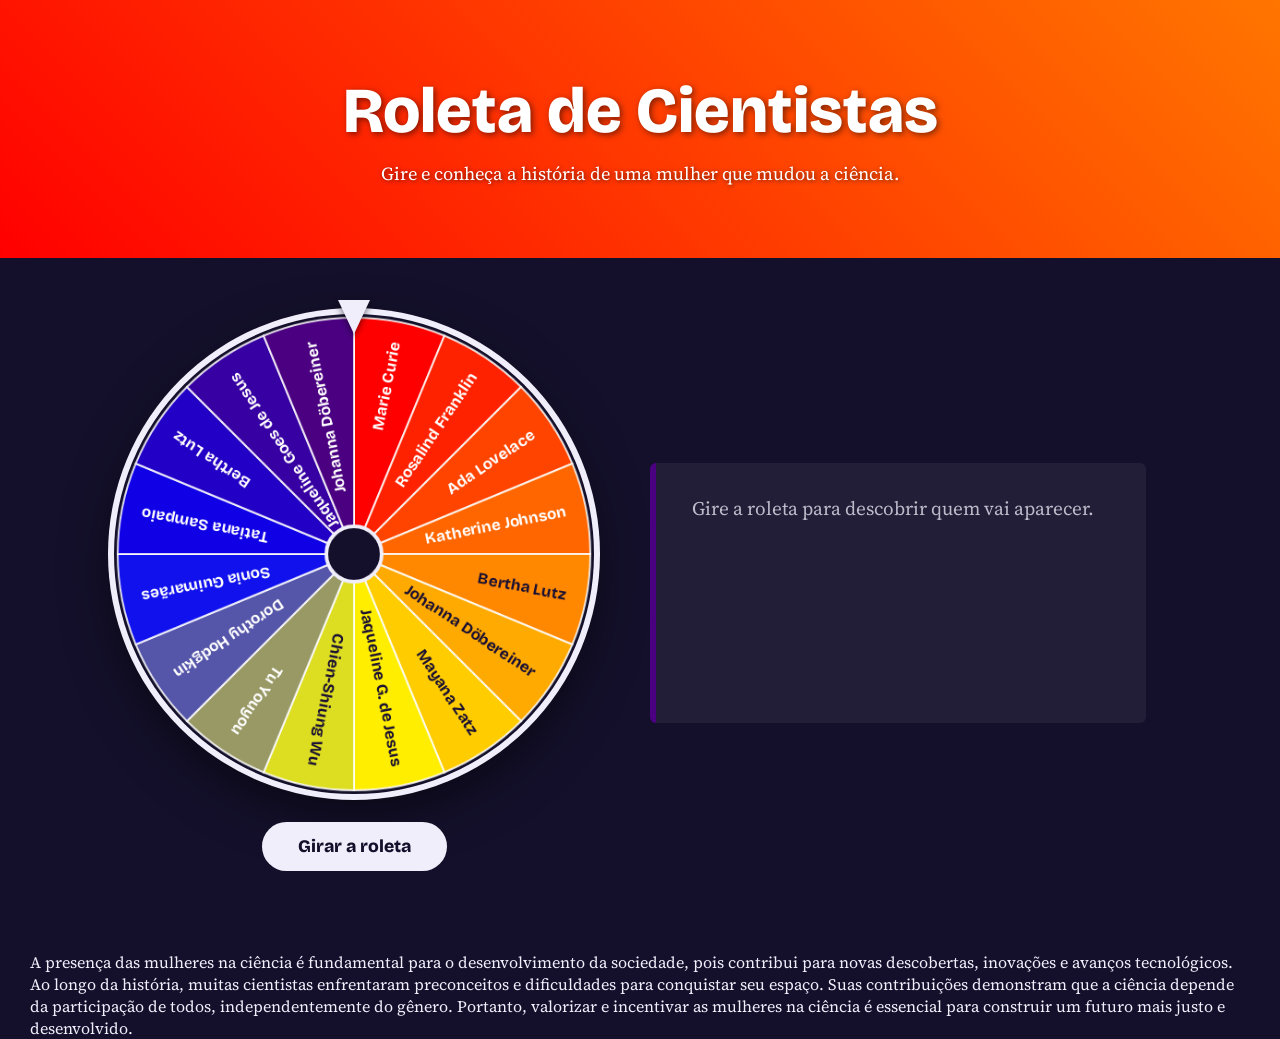
<file: site-roleta/index.html>
<!DOCTYPE html>
<html lang="pt-br">
<head>
    <meta charset="UTF-8">
    <meta name="viewport" content="width=device-width, initial-scale=1.0">
    <link rel="preconnect" href="https://fonts.googleapis.com">
    <link rel="preconnect" href="https://fonts.gstatic.com" crossorigin>
    <link href="https://fonts.googleapis.com/css2?family=Bricolage+Grotesque:wght@600;800&family=Source+Serif+4:wght@400;600&display=swap" rel="stylesheet">
    <link rel="stylesheet" href="cienciadelas.css">
    <title>Roleta de Cientistas</title>
</head>
<body>
    <!-- o título agora fica DENTRO do banner em gradiente -->
    <header class="box-degrade">
        <h1>Roleta de Cientistas</h1>
        <p>Gire e conheça a história de uma mulher que mudou a ciência.</p>
    </header>

    <main class="palco">
        <section class="roleta" aria-label="Roleta de cientistas">
            <div class="ponteiro" aria-hidden="true"></div>
            <canvas id="roleta" aria-hidden="true"></canvas>
            <button id="girar" type="button">Girar a roleta</button>
        </section>

        <!-- aria-live avisa leitores de tela quando uma cientista é sorteada -->
        <article class="historia" id="historia" aria-live="polite">
            <p class="vazio">Gire a roleta para descobrir quem vai aparecer.</p>
        </article>


    </main>
    <section class="texto">
        <p>A presença das mulheres na ciência é fundamental para o desenvolvimento da sociedade, pois contribui para novas descobertas, inovações e avanços tecnológicos.
             Ao longo da história, muitas cientistas enfrentaram preconceitos e dificuldades para conquistar seu espaço. Suas contribuições demonstram que a ciência depende da participação de todos, independentemente do gênero.
              Portanto, valorizar e incentivar as mulheres na ciência é essencial para construir um futuro mais justo e desenvolvido.</p>
    </section>

    <script src="cienciadelas.js"></script>
</body>
</html>
</file>
<file: site-roleta/cienciadelas.css>
/* reset do documento */
* {
    margin: 0;
    padding: 0;
    box-sizing: border-box;
}

body {
    font-family: 'Source Serif 4', Georgia, serif;
    background: #14102b;
    color: #f1eefc;
    min-height: 100vh;
}

/* banner com o degradê animado */
.box-degrade {
    width: 100%;
    padding: 72px 24px;
    display: flex;
    flex-direction: column;
    align-items: center;
    justify-content: center;
    gap: 12px;
    background-image: linear-gradient(45deg, #ff0000, #ff7f00, #ffff00, #0000ff, #4b0082);
    background-size: 500% 100%;
    animation: gradient 5s infinite alternate;
}

.box-degrade h1 {
    font-family: 'Bricolage Grotesque', sans-serif;
    font-weight: 800;
    color: white;
    font-size: clamp(2.2rem, 7vw, 4rem);
    text-align: center;
    text-shadow: 2px 2px 6px rgba(0, 0, 0, 0.5);
}

.box-degrade p {
    color: white;
    font-size: 1.15rem;
    text-align: center;
    text-shadow: 1px 1px 4px rgba(0, 0, 0, 0.6);
}

/* keyframe marca os quadros-chave da animação do degradê */
@keyframes gradient {
    0%   { background-position: 0%; }
    100% { background-position: 100%; }
}

/* área principal: roleta de um lado, história do outro */
.palco {
    max-width: 1100px;
    margin: 0 auto;
    padding: 56px 24px 80px;
    display: grid;
    grid-template-columns: auto 1fr;
    gap: 56px;
    align-items: center;
}

.roleta {
    position: relative;
    display: flex;
    flex-direction: column;
    align-items: center;
    gap: 28px;
}

#roleta {
    width: min(88vw, 480px);
    height: min(88vw, 480px);
    border-radius: 50%;
    box-shadow: 0 0 0 6px #f1eefc, 0 18px 50px rgba(0, 0, 0, 0.55);
    transition: transform 5s cubic-bezier(0.17, 0.67, 0.12, 1);
}

/* ponteiro fixo no topo, indica quem foi sorteada */
.ponteiro {
    position: absolute;
    top: -14px;
    left: 50%;
    transform: translateX(-50%);
    z-index: 2;
    border-left: 16px solid transparent;
    border-right: 16px solid transparent;
    border-top: 34px solid #f1eefc;
    filter: drop-shadow(0 3px 3px rgba(0, 0, 0, 0.5));
}

button {
    font-family: 'Bricolage Grotesque', sans-serif;
    font-weight: 800;
    font-size: 1.1rem;
    padding: 14px 36px;
    border: none;
    border-radius: 999px;
    background: #f1eefc;
    color: #14102b;
    cursor: pointer;
    transition: transform 0.15s, background 0.15s;
}

button:hover:not(:disabled) { transform: translateY(-2px); background: #ffffff; }
button:disabled { opacity: 0.6; cursor: wait; }
button:focus-visible { outline: 3px solid #ffff00; outline-offset: 3px; }

/* caixa da história: a faixa lateral usa a cor da fatia sorteada */
.historia {
    --cor: #4b0082;
    min-height: 260px;
    padding: 32px 36px;
    background: rgba(255, 255, 255, 0.06);
    border-left: 6px solid var(--cor);
    border-radius: 6px;
    max-width: 62ch;
}

.historia .vazio {
    font-size: 1.2rem;
    opacity: 0.75;
}

.historia h2 {
    font-family: 'Bricolage Grotesque', sans-serif;
    font-weight: 800;
    font-size: clamp(1.7rem, 4vw, 2.4rem);
    line-height: 1.1;
}

.historia .meta {
    margin: 8px 0 20px;
    font-style: italic;
    opacity: 0.8;
}

.historia .texto {
    font-size: 1.15rem;
    line-height: 1.75;
}

/* celular: tudo em uma coluna */
@media (max-width: 860px) {
    .palco { grid-template-columns: 1fr; gap: 40px; }
    .historia { padding: 24px; }
}

/* respeita quem prefere menos movimento */
@media (prefers-reduced-motion: reduce) {
    .box-degrade { animation: none; }
    #roleta { transition-duration: 0.8s; }
}

.texto {
    text-align: left;
    margin: 0 auto;
    padding: 0 30px;
    
}
</file>
